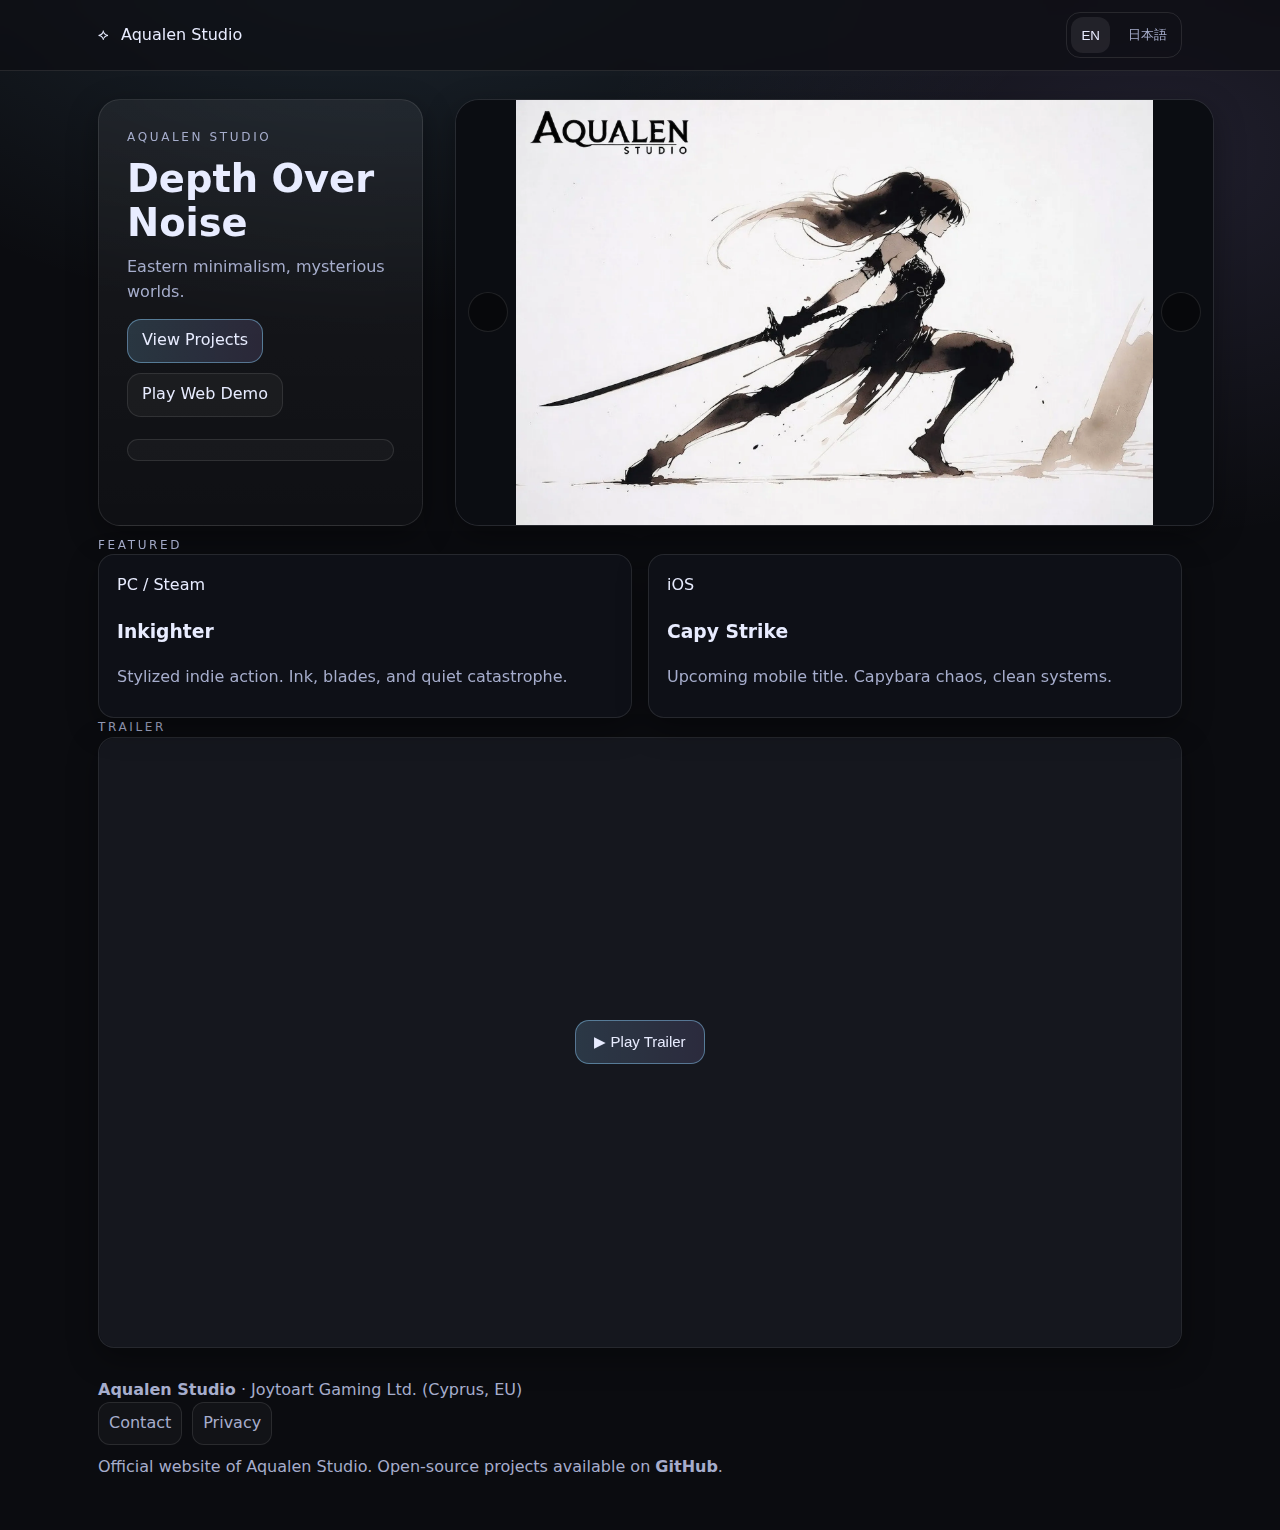
<file: index.html>
<!doctype html>
<html lang="en">
<head>
  <meta charset="utf-8" />
  <meta name="viewport" content="width=device-width,initial-scale=1,viewport-fit=cover" />
  <title>Aqualen Studio — Silence Holds Power</title>
  <meta name="description" content="Aqualen Studio is an independent game under Joytoart Gaming Ltd. (Cyprus, EU). Eastern minimalism, sharp systems." />
  <meta name="theme-color" content="#0b0d12" />

  <link rel="icon" href="/assets/img/logo-512_512.webp" />
  <link rel="stylesheet" href="/assets/css/style.css">

  <!-- Open Graph -->
  <meta property="og:title" content="Aqualen Studio — Silence Holds Power" />
  <meta property="og:description" content="Stylized indie games with eastern minimal aesthetics." />
  <meta property="og:type" content="website" />
  <meta property="og:url" content="https://aqualen.studio/" />
  <meta property="og:image" content="https://aqualen.studio/assets/img/og-cover.webp" />

  <!-- Twitter -->
  <meta name="twitter:card" content="summary_large_image" />
</head>

<body>
<header>
  <div class="container">
    <nav class="nav">
      <a class="brand" href="/" aria-label="Aqualen Studio home">
        <span class="mark" aria-hidden="true">⟡</span>
        <span class="brand-text">Aqualen Studio</span>
      </a>

        <!-- Language toggle -->
        <div class="lang" role="group" aria-label="Language">
          <button class="lang-btn" data-lang="en" type="button">EN</button>
          <button class="lang-btn" data-lang="ja" type="button">日本語</button>
        </div>
    </nav>
  </div>
</header>

<main>
  <section class="hero">
    <div class="container hero-grid">
      <div class="card pad hero-copy">
        <div class="kicker" data-i18n="hero_kicker">AQUALEN STUDIO</div>
        <h1 data-i18n="hero_title">Depth Over Noise</h1>
        <p class="muted" data-i18n="hero_desc">
          An indie game &amp; 
          Eastern minimalism.
        </p>

        <div class="btns">
          <a class="btn primary" href="/projects.html" data-i18n="cta_primary">View Projects</a>
          <a class="btn" href="/demo-rogue.html" data-i18n="cta_secondary">Play Web Demo</a>
        </div>

        <div class="spacer"></div>

        <div class="notice" data-i18n="hero_tip">
        </div>
      </div>

      <!-- Carousel -->
<div class="card hero-media">
  <div class="carousel" data-carousel tabindex="0">
    <div class="track">
      <div class="slide is-active">
        <img src="/assets/img/hero-01.webp" alt="Aqualen Studio — visual 1" loading="eager" decoding="async" />
      </div>
      <div class="slide">
        <img src="/assets/img/hero-02.webp" alt="Aqualen Studio — visual 2" loading="lazy" decoding="async" />
      </div>
      <div class="slide">
        <img src="/assets/img/hero-03.webp" alt="Aqualen Studio — visual 3" loading="lazy" decoding="async" />
      </div>
      <div class="slide">
        <img src="/assets/img/hero-04.webp" alt="Aqualen Studio — visual 4" loading="lazy" decoding="async" />
      </div>
      <div class="slide">
        <img src="/assets/img/hero-05.webp" alt="Aqualen Studio — visual 5" loading="lazy" decoding="async" />
      </div>
    </div>

    <button class="carousel-btn prev" type="button" aria-label="Previous slide"></button>
    <button class="carousel-btn next" type="button" aria-label="Next slide"></button>

    <div class="dots" aria-label="Slide dots"></div>
  </div>
</div>
    </div>
  </section>

  <section class="container">
    <div class="kicker" data-i18n="featured_kicker">FEATURED</div>

    <div class="grid">
      <a class="card pad hover" href="/project-inkighter.html">
        <div class="tag">PC / Steam</div>
        <h3>Inkighter</h3>
        <p class="muted" data-i18n="featured_inkighter">
          Stylized indie action. Ink, blades, and quiet catastrophe.
        </p>
      </a>

      <a class="card pad hover" href="/project-capy-strike.html">
        <div class="tag">iOS</div>
        <h3>Capy Strike</h3>
        <p class="muted" data-i18n="featured_capy">
          Upcoming mobile title. Capybara chaos, clean systems.
        </p>
      </a>
    </div>
  </section>

  <!-- ================= TRAILER ================= -->
  <section class="container" aria-labelledby="trailer-title">
    <div class="kicker" id="trailer-title">TRAILER</div>

    <div class="card" style="overflow:hidden">
      <div
        id="yt-wrap"
        style="
          position:relative;
          aspect-ratio:16/9;
          background:rgba(255,255,255,.03);
          display:flex;
          align-items:center;
          justify-content:center;
        "
      >
        <button
          id="yt-play"
          class="btn primary"
          type="button"
          style="padding:12px 18px; font-size:15px;"
          aria-label="Play Inkighter Trailer"
        >
          ▶ Play Trailer
        </button>
      </div>
    </div>
  </section>

</main>

<footer>
  <div class="container footer">
    <div class="muted">
      <strong>Aqualen Studio</strong> · Joytoart Gaming Ltd. (Cyprus, EU)
    </div>
    <div class="footer-links">
      <a href="/about.html#contact" data-i18n="footer_contact">Contact</a>
      <a href="/privacy.html" data-i18n="footer_privacy">Privacy</a>
    </div>
    <p>Official website of Aqualen Studio. Open-source projects available on
     <a href="https://github.com/AqualenStudio" target="_blank" rel="noopener"><strong>GitHub</strong></a>.
    </p>
  </div>
</footer>

<!-- Existing scripts -->
<script src="/assets/js/site.js" defer></script>
<script src="/assets/js/carousel.js" defer></script>

<!-- ================= TRAILER SCRIPT ================= -->
<script>
  (function () {
    const videoId = "JokkS_4qgRA"; // Inkighter trailer YouTube ID
    const wrap = document.getElementById("yt-wrap");
    const btn  = document.getElementById("yt-play");

    if (!wrap || !btn) return;

    btn.addEventListener("click", function () {
      wrap.innerHTML = `
        <iframe
          src="https://www.youtube.com/embed/${videoId}?autoplay=1&rel=0"
          title="Inkighter Official Trailer"
          style="position:absolute; inset:0; width:100%; height:100%; border:0;"
          allow="accelerometer; autoplay; clipboard-write; encrypted-media; gyroscope; picture-in-picture"
          allowfullscreen>
        </iframe>
      `;
    });
  })();
</script>

</body>
</html>
</file>
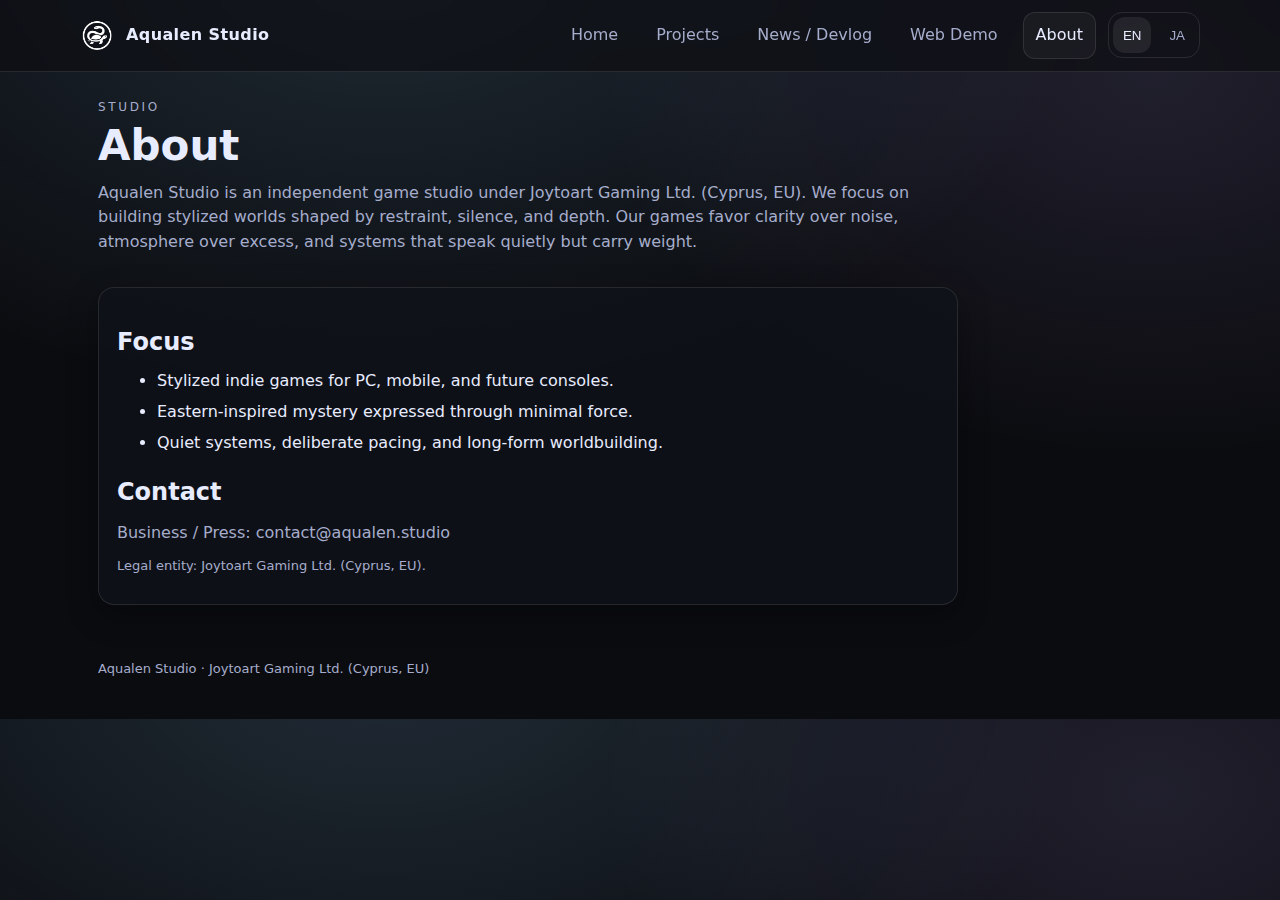
<file: about.html>
<!doctype html>
<html lang="en">
<head>
  <meta charset="utf-8" />
  <meta name="viewport" content="width=device-width,initial-scale=1" />
  <title>About — Aqualen Studio</title>
  <meta name="description" content="About Aqualen Studio under Joytoart Gaming Ltd. (Cyprus, EU)." />
  <link rel="stylesheet" href="/assets/css/style.css" />
</head>
<body>
<header>
  <div class="container nav">
    <a class="brand" href="/index.html">
      <img src="/assets/img/logo-512_512.webp" alt="Aqualen Studio logo" width="34" height="34" />
      <div><div class="t1">Aqualen Studio</div></div>
    </a>
    <nav class="navlinks">
      <a data-nav href="/index.html" data-i18n="nav_home">Home</a>
      <a data-nav href="/projects.html" data-i18n="nav_projects">Projects</a>
      <a data-nav href="/devlog.html" data-i18n="nav_devlog">News / Devlog</a>
      <a data-nav href="/demo-rogue.html" data-i18n="nav_demo">Play Demo</a>
      <a data-nav href="/about.html" data-i18n="nav_about">About</a>
      <div class="lang" role="group" aria-label="Language">
        <button type="button" data-lang="en" aria-pressed="true">EN</button>
        <button type="button" data-lang="ja" aria-pressed="false">JA</button>
      </div>
    </nav>
  </div>
</header>

<main class="container">
  <section class="page-title">
    <div class="kicker">STUDIO</div>
    <h1 data-i18n="nav_about">About</h1>
    <p class="muted prose">
      Aqualen Studio is an independent game studio under Joytoart Gaming Ltd. (Cyprus, EU).
We focus on building stylized worlds shaped by restraint, silence, and depth.
Our games favor clarity over noise, atmosphere over excess, and systems that speak quietly but carry weight.
    </p>
  </section>

  <div class="spacer"></div>

  <div class="card pad prose">
    <h2>Focus</h2>
<ul>
  <li>Stylized indie games for PC, mobile, and future consoles.</li>
  <li>Eastern-inspired mystery expressed through minimal force.</li>
  <li>Quiet systems, deliberate pacing, and long-form worldbuilding.</li>
</ul>

    <h2 id="contact" data-i18n="nav_contact">Contact</h2>
    <p class="muted">
      Business / Press: <a href="mailto:contact@aqualen.studio">contact@aqualen.studio</a>
    </p>
    <p class="muted small">
      Legal entity: Joytoart Gaming Ltd. (Cyprus, EU).
    </p>
  </div>
</main>

<footer>
  <div class="container" style="padding-top:24px">
    <div class="muted small">Aqualen Studio · Joytoart Gaming Ltd. (Cyprus, EU)</div>
  </div>
</footer>

<script src="/assets/js/site.js" defer></script>
</body>
</html>
</file>
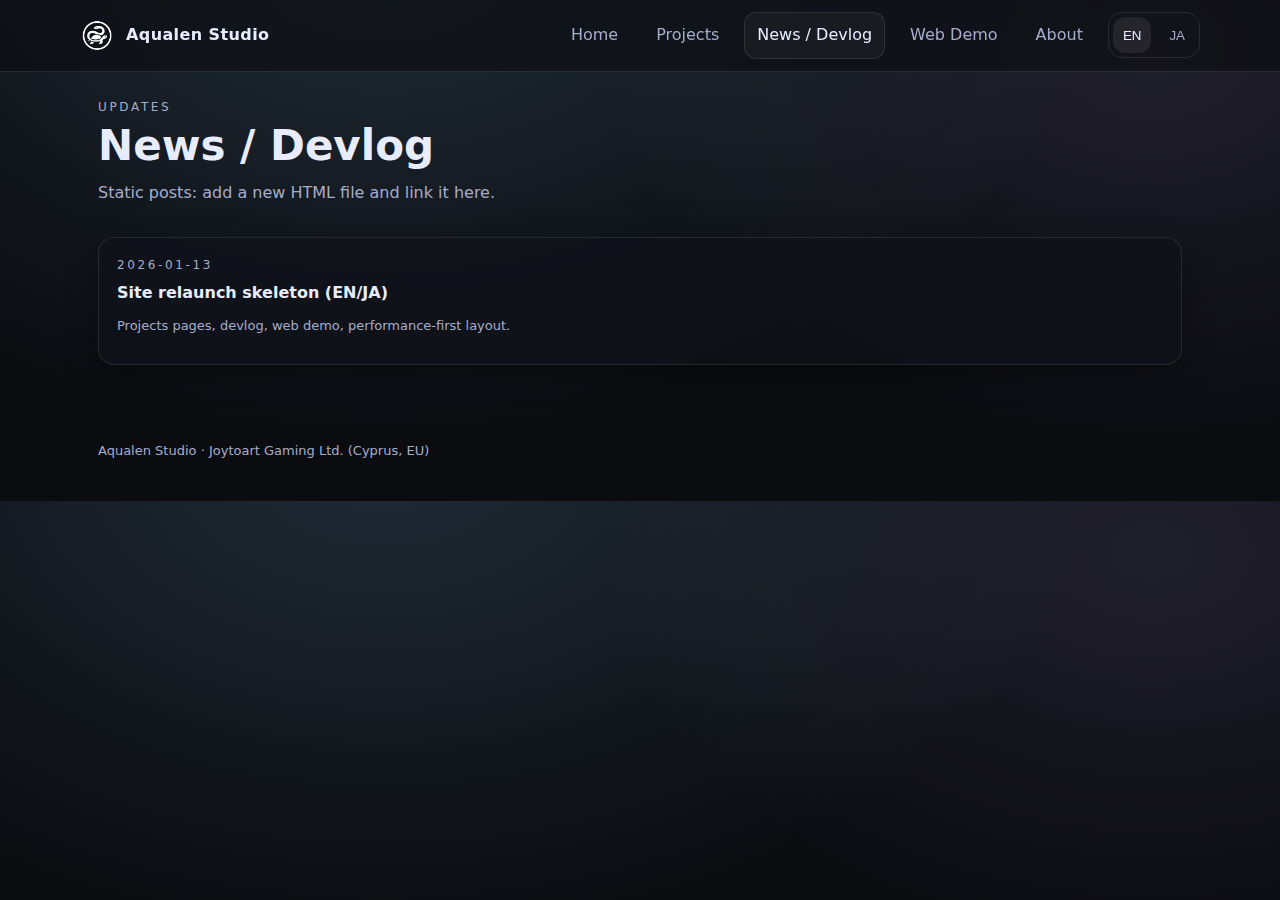
<file: devlog.html>
<!doctype html>
<html lang="en">
<head>
  <meta charset="utf-8" />
  <meta name="viewport" content="width=device-width,initial-scale=1" />
  <title>News / Devlog — Aqualen Studio</title>
  <meta name="description" content="News, dev notes, release milestones." />
  <link rel="stylesheet" href="/assets/css/style.css" />
</head>
<body>
<header>
  <div class="container nav">
    <a class="brand" href="/index.html">
      <img src="/assets/img/logo-512_512.webp" alt="Aqualen Studio logo" width="34" height="34" />
      <div><div class="t1">Aqualen Studio</div></div>
    </a>
    <nav class="navlinks">
      <a data-nav href="/index.html" data-i18n="nav_home">Home</a>
      <a data-nav href="/projects.html" data-i18n="nav_projects">Projects</a>
      <a data-nav href="/devlog.html" data-i18n="nav_devlog">News / Devlog</a>
      <a data-nav href="/demo-rogue.html" data-i18n="nav_demo">Web Demo</a>
      <a data-nav href="/about.html" data-i18n="nav_about">About</a>
      <div class="lang" role="group" aria-label="Language">
        <button type="button" data-lang="en" aria-pressed="true">EN</button>
        <button type="button" data-lang="ja" aria-pressed="false">JA</button>
      </div>
    </nav>
  </div>
</header>

<main class="container">
  <section class="page-title">
    <div class="kicker">UPDATES</div>
    <h1 data-i18n="nav_devlog">News / Devlog</h1>
    <p class="muted prose">Static posts: add a new HTML file and link it here.</p>
  </section>

  <div class="spacer"></div>

  <div class="card pad">
    <div class="kicker">2026-01-13</div>
    <div style="font-weight:700; margin-top:6px;">
      <a href="/post-2026-01-13.html">Site relaunch skeleton (EN/JA)</a>
    </div>
    <p class="muted small">Projects pages, devlog, web demo, performance-first layout.</p>
  </div>

  <div class="spacer"></div>
</main>

<footer>
  <div class="container" style="padding-top:24px">
    <div class="muted small">Aqualen Studio · Joytoart Gaming Ltd. (Cyprus, EU)</div>
  </div>
</footer>

<script src="/assets/js/site.js" defer></script>
</body>
</html>
</file>
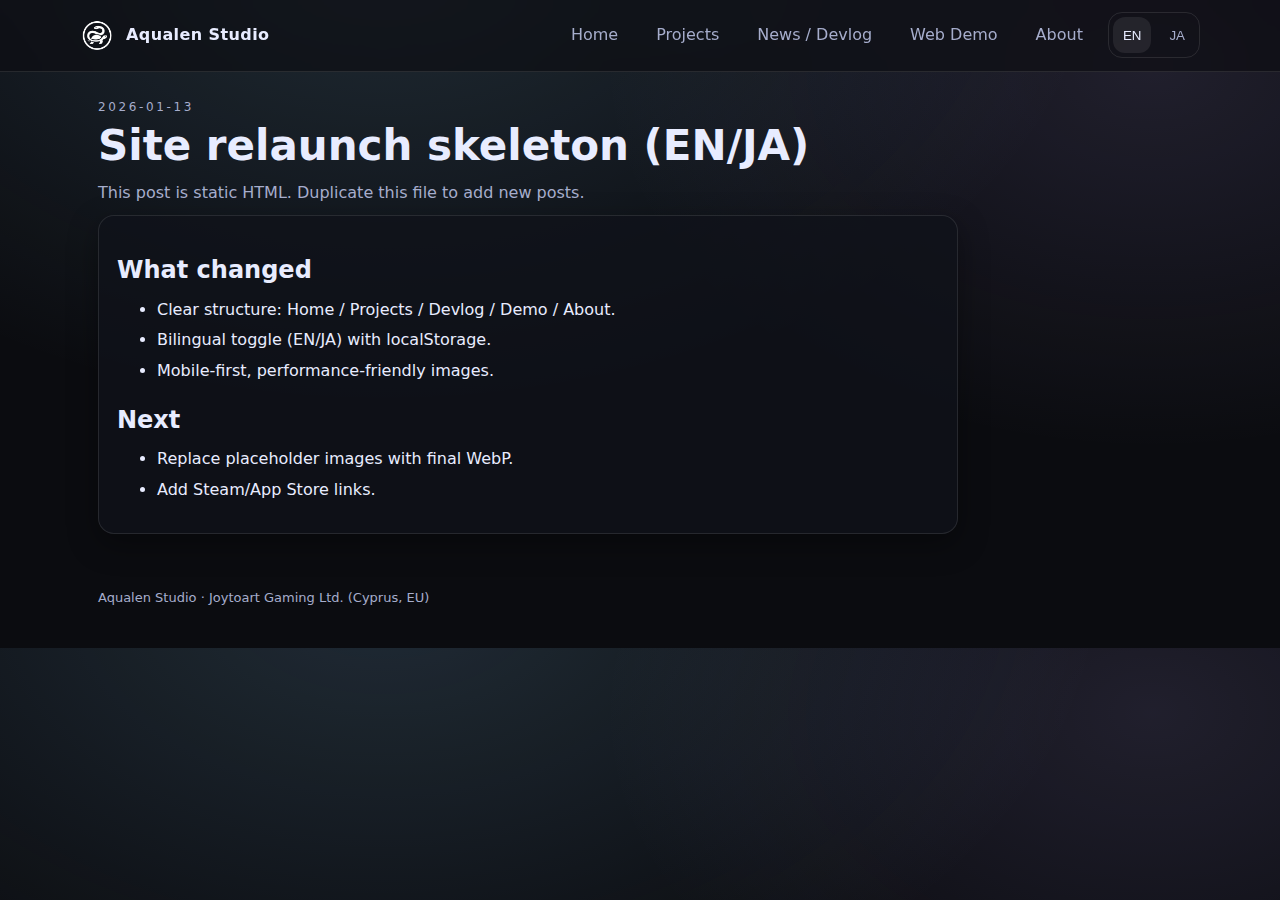
<file: post-2026-01-13.html>
<!doctype html>
<html lang="en">
<head>
  <meta charset="utf-8" />
  <meta name="viewport" content="width=device-width,initial-scale=1" />
  <title>Site relaunch skeleton (EN/JA) — Aqualen Studio</title>
  <meta name="description" content="Aqualen Studio website relaunch: bilingual, projects pages, demo, devlog." />
  <link rel="stylesheet" href="/assets/css/style.css" />
</head>
<body>
<header>
  <div class="container nav">
    <a class="brand" href="/index.html">
      <img src="/assets/img/logo-512_512.webp" alt="Aqualen Studio logo" width="34" height="34" />
      <div><div class="t1">Aqualen Studio</div></div>
    </a>
    <nav class="navlinks">
      <a data-nav href="/index.html" data-i18n="nav_home">Home</a>
      <a data-nav href="/projects.html" data-i18n="nav_projects">Projects</a>
      <a data-nav href="/devlog.html" data-i18n="nav_devlog">News / Devlog</a>
      <a data-nav href="/demo-rogue.html" data-i18n="nav_demo">Play Demo</a>
      <a data-nav href="/about.html" data-i18n="nav_about">About</a>
      <div class="lang" role="group" aria-label="Language">
        <button type="button" data-lang="en" aria-pressed="true">EN</button>
        <button type="button" data-lang="ja" aria-pressed="false">JA</button>
      </div>
    </nav>
  </div>
</header>

<main class="container">
  <section class="page-title">
    <div class="kicker">2026-01-13</div>
    <h1>Site relaunch skeleton (EN/JA)</h1>
    <p class="muted prose">This post is static HTML. Duplicate this file to add new posts.</p>
  </section>

  <div class="card pad prose">
    <h2>What changed</h2>
    <ul>
      <li>Clear structure: Home / Projects / Devlog / Demo / About.</li>
      <li>Bilingual toggle (EN/JA) with localStorage.</li>
      <li>Mobile-first, performance-friendly images.</li>
    </ul>

    <h2>Next</h2>
    <ul>
      <li>Replace placeholder images with final WebP.</li>
      <li>Add Steam/App Store links.</li>
    </ul>
  </div>
</main>

<footer>
  <div class="container" style="padding-top:24px">
    <div class="muted small">Aqualen Studio · Joytoart Gaming Ltd. (Cyprus, EU)</div>
  </div>
</footer>

<script src="/assets/js/site.js" defer></script>
</body>
</html>
</file>
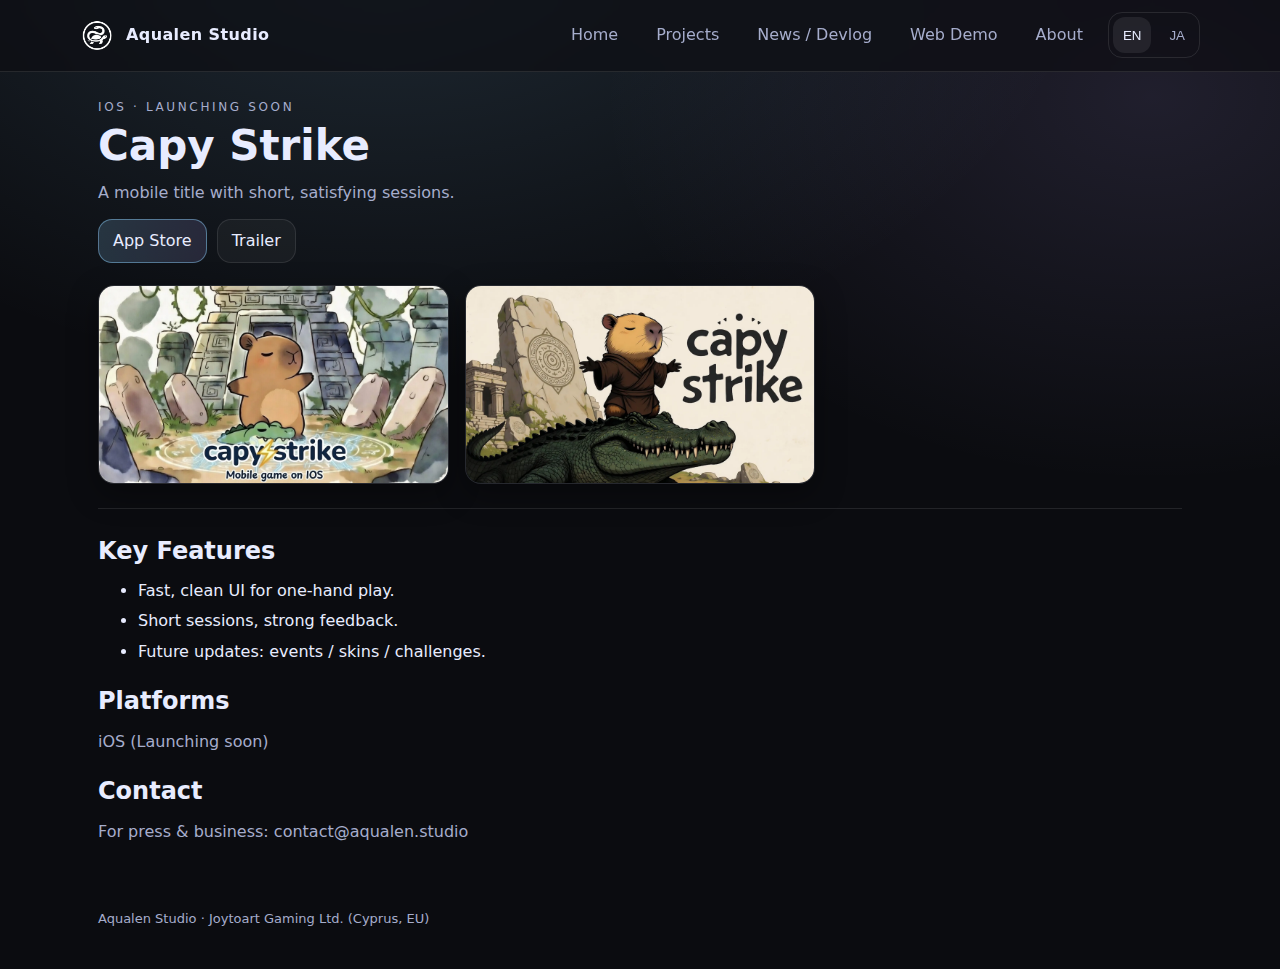
<file: project-capy-strike.html>
<!doctype html>
<html lang="en">
<head>
  <meta charset="utf-8" />
  <meta name="viewport" content="width=device-width,initial-scale=1" />
  <title>Capy Strike (iOS) — Aqualen Studio</title>
  <meta name="description" content="Capy Strike is launching soon on iOS. Fast sessions, minimal UI, cute energy." />
  <link rel="stylesheet" href="/assets/css/style.css" />
</head>
<body>
<header>
  <div class="container nav">
    <a class="brand" href="/index.html">
      <img src="/assets/img/logo-512_512.webp" alt="Aqualen Studio logo" width="34" height="34" />
      <div><div class="t1">Aqualen Studio</div></div>
    </a>
    <nav class="navlinks">
      <a data-nav href="/index.html" data-i18n="nav_home">Home</a>
      <a data-nav href="/projects.html" data-i18n="nav_projects">Projects</a>
      <a data-nav href="/devlog.html" data-i18n="nav_devlog">News / Devlog</a>
      <a data-nav href="/demo-rogue.html" data-i18n="nav_demo">Web Demo</a>
      <a data-nav href="/about.html" data-i18n="nav_about">About</a>
      <div class="lang" role="group" aria-label="Language">
        <button type="button" data-lang="en" aria-pressed="true">EN</button>
        <button type="button" data-lang="ja" aria-pressed="false">JA</button>
      </div>
    </nav>
  </div>
</header>

<main class="container">
  <section class="page-title">
    <div class="kicker">iOS · LAUNCHING SOON</div>
    <h1>Capy Strike</h1>
    <p class="muted prose">
      A mobile title with short, satisfying sessions.
    </p>
    <div class="btns">
      <a class="btn primary" href="#" target="_blank" rel="noopener">App Store</a>
      <a class="btn" href="#" target="_blank" rel="noopener">Trailer</a>
    </div>
  </section>

  <div class="spacer"></div>

  <div class="grid3">
    <div class="card">
      <div class="thumb"><img src="/assets/img/project-capy-strike.webp" alt="Capy Strike screenshot 1" loading="lazy"></div>
    </div>
    <div class="card">
      <div class="thumb"><img src="/assets/img/project-capy-strike-02.webp" alt="Capy Strike screenshot 2" loading="lazy"></div>
    </div>
  </div>

  <div class="hr"></div>

  <section class="prose">
    <h2>Key Features</h2>
    <ul>
      <li>Fast, clean UI for one-hand play.</li>
      <li>Short sessions, strong feedback.</li>
      <li>Future updates: events / skins / challenges.</li>
    </ul>

    <h2>Platforms</h2>
    <p class="muted">iOS (Launching soon)</p>

    <h2>Contact</h2>
    <p class="muted">For press & business: <a href="mailto:contact@aqualen.studio">contact@aqualen.studio</a></p>
  </section>
</main>

<footer>
  <div class="container" style="padding-top:24px">
    <div class="muted small">Aqualen Studio · Joytoart Gaming Ltd. (Cyprus, EU)</div>
  </div>
</footer>

<script src="/assets/js/site.js" defer></script>
</body>
</html>
</file>
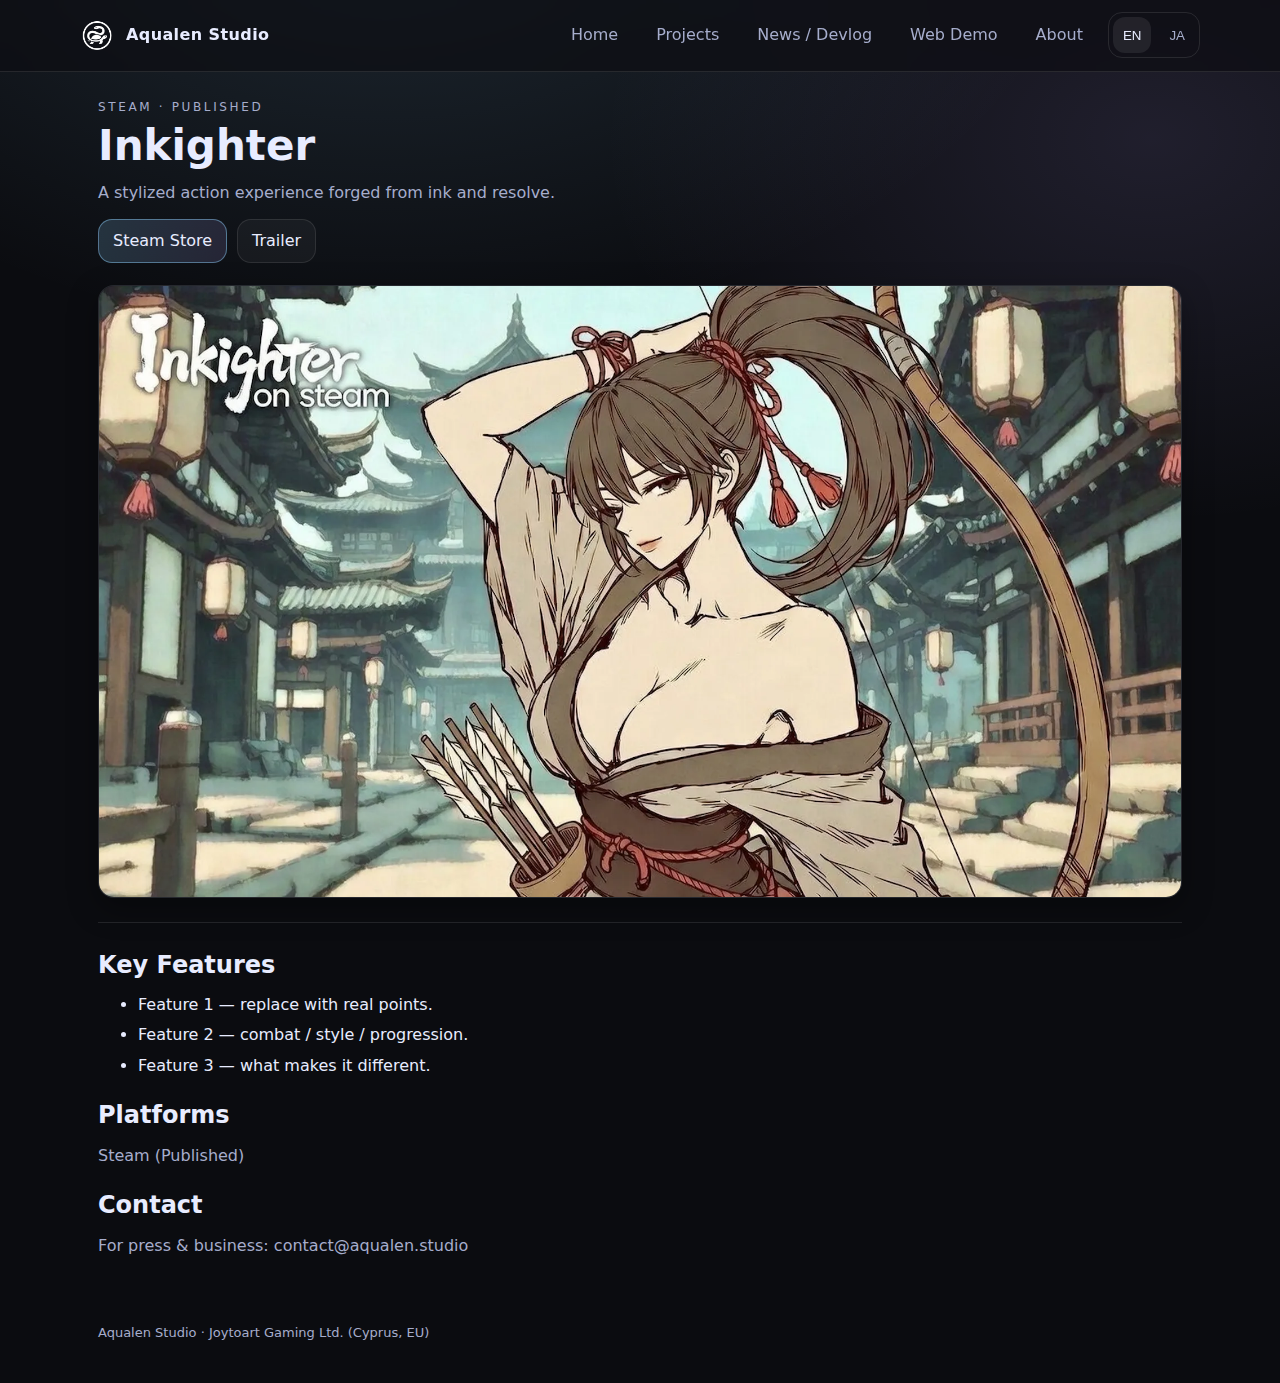
<file: project-inkighter.html>
<!doctype html>
<html lang="en">
<head>
  <meta charset="utf-8" />
  <meta name="viewport" content="width=device-width,initial-scale=1" />
  <title>Inkighter — Aqualen Studio</title>
  <meta name="description" content="Inkighter is published on Steam. A stylized action experience forged from ink and resolve." />
  <link rel="stylesheet" href="/assets/css/style.css" />
</head>
<body>
<header>
  <div class="container nav">
    <a class="brand" href="/index.html">
      <img src="/assets/img/logo-512_512.webp" alt="Aqualen Studio logo" width="34" height="34" />
      <div><div class="t1">Aqualen Studio</div></div>
    </a>
    <nav class="navlinks">
      <a data-nav href="/index.html" data-i18n="nav_home">Home</a>
      <a data-nav href="/projects.html" data-i18n="nav_projects">Projects</a>
      <a data-nav href="/devlog.html" data-i18n="nav_devlog">News / Devlog</a>
      <a data-nav href="/demo-rogue.html" data-i18n="nav_demo">Web Demo</a>
      <a data-nav href="/about.html" data-i18n="nav_about">About</a>
      <div class="lang" role="group" aria-label="Language">
        <button type="button" data-lang="en" aria-pressed="true">EN</button>
        <button type="button" data-lang="ja" aria-pressed="false">JA</button>
      </div>
    </nav>
  </div>
</header>

<main class="container">
  <section class="page-title">
    <div class="kicker">STEAM · PUBLISHED</div>
    <h1>Inkighter</h1>
    <p class="muted prose">
      A stylized action experience forged from ink and resolve. 
    <div class="btns">
      <a class="btn primary"
   href="https://store.steampowered.com/app/1337930/"
   target="_blank"
   rel="noopener">
  Steam Store
</a>
      <a class="btn" href="https://www.youtube.com/watch?v=JokkS_4qgRA" target="_blank" rel="noopener">Trailer</a>
    </div>
  </section>

  <div class="spacer"></div>

  <div class="card">
    <div class="thumb"><img src="/assets/img/project-inkighter.webp" alt="Inkighter screenshot" loading="lazy"></div>
  </div>

  <div class="hr"></div>

  <section class="prose">
    <h2>Key Features</h2>
    <ul>
      <li>Feature 1 — replace with real points.</li>
      <li>Feature 2 — combat / style / progression.</li>
      <li>Feature 3 — what makes it different.</li>
    </ul>

    <h2>Platforms</h2>
    <p class="muted">Steam (Published)</p>

    <h2>Contact</h2>
    <p class="muted">For press & business: <a href="mailto:contact@aqualen.studio">contact@aqualen.studio</a></p>
  </section>
</main>

<footer>
  <div class="container" style="padding-top:24px">
    <div class="muted small">Aqualen Studio · Joytoart Gaming Ltd. (Cyprus, EU)</div>
  </div>
</footer>

<script src="/assets/js/site.js" defer></script>
</body>
</html>
</file>
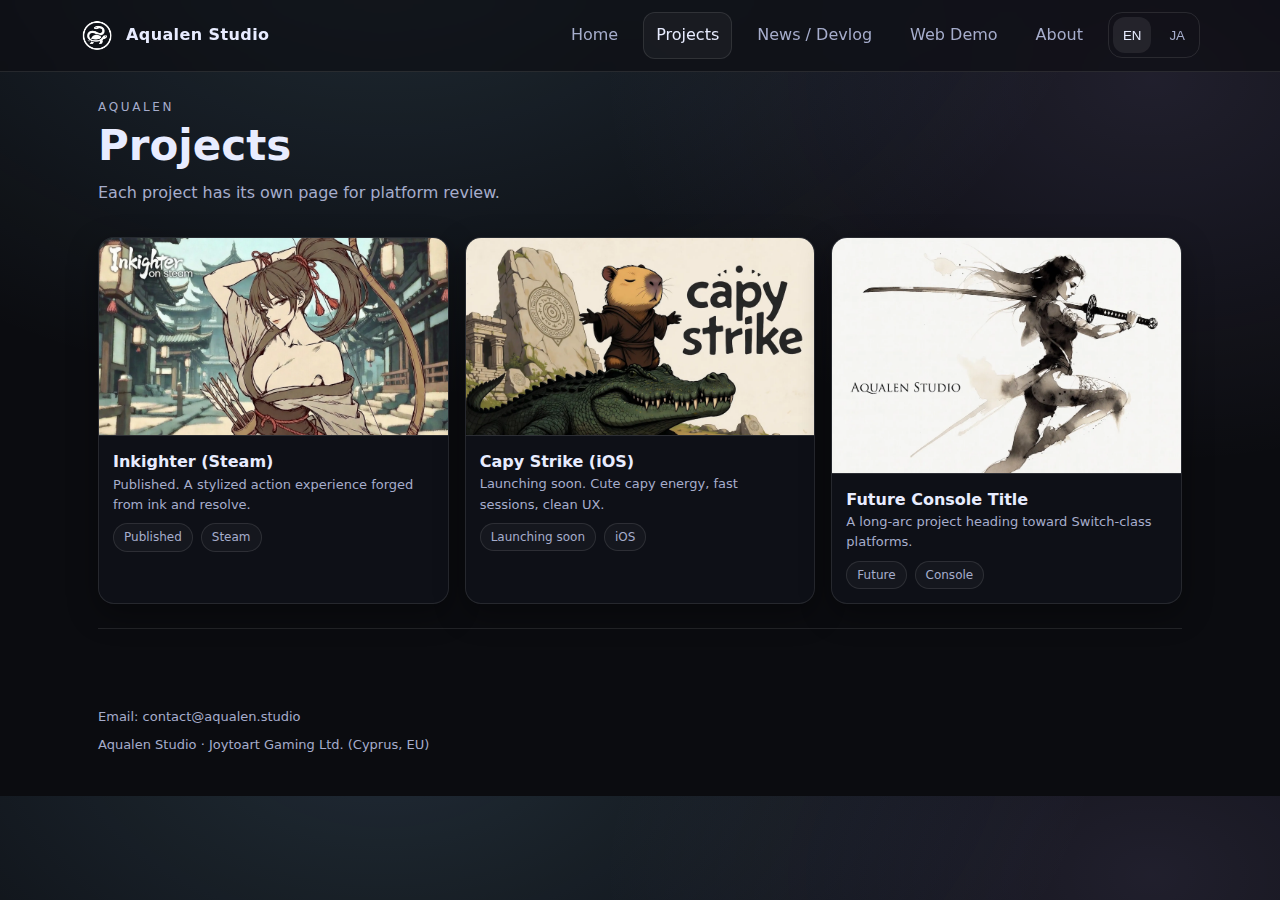
<file: projects.html>
<!doctype html>
<html lang="en">
<head>
  <meta charset="utf-8" />
  <meta name="viewport" content="width=device-width,initial-scale=1" />
  <title>Projects — Aqualen Studio</title>
  <meta name="description" content="Aqualen Studio projects across Steam, iOS and future consoles." />
  <link rel="stylesheet" href="/assets/css/style.css" />
</head>
<body>
<header>
  <div class="container nav">
    <a class="brand" href="/index.html">
      <img src="/assets/img/logo-512_512.webp" alt="Aqualen Studio logo" width="34" height="34" />
      <div><div class="t1">Aqualen Studio</div></div>
    </a>
    <nav class="navlinks">
      <a data-nav href="/index.html" data-i18n="nav_home">Home</a>
      <a data-nav href="/projects.html" data-i18n="nav_projects">Projects</a>
      <a data-nav href="/devlog.html" data-i18n="nav_devlog">News / Devlog</a>
      <a data-nav href="/demo-rogue.html" data-i18n="nav_demo">Play Demo</a>
      <a data-nav href="/about.html" data-i18n="nav_about">About</a>
      <div class="lang" role="group" aria-label="Language">
        <button type="button" data-lang="en" aria-pressed="true">EN</button>
        <button type="button" data-lang="ja" aria-pressed="false">JA</button>
      </div>
    </nav>
  </div>
</header>

<main class="container">
  <section class="page-title">
    <div class="kicker">AQUALEN</div>
    <h1 data-i18n="nav_projects">Projects</h1>
    <p class="muted">Each project has its own page for platform review.</p>
  </section>

  <div class="spacer"></div>

  <div class="grid3">
    <a class="card project" href="/project-inkighter.html">
      <div class="thumb"><img src="/assets/img/project-inkighter.webp" alt="Inkighter" loading="lazy"></div>
      <div class="meta">
        <div style="font-weight:700" data-i18n="p_inkighter_title">Inkighter (Steam)</div>
        <div class="muted small" data-i18n="p_inkighter_desc">Published. A stylized action experience forged from ink and resolve.</div>
        <div class="badges"><span class="badge" data-i18n="badge_published">Published</span><span class="badge">Steam</span></div>
      </div>
    </a>

    <a class="card project" href="/project-capy-strike.html">
      <div class="thumb"><img src="/assets/img/project-capy-strike-02.webp" alt="Capy Strike" loading="lazy"></div>
      <div class="meta">
        <div style="font-weight:700" data-i18n="p_capy_title">Capy Strike (iOS)</div>
        <div class="muted small" data-i18n="p_capy_desc">Launching soon. Cute capy energy, fast sessions, clean UX.</div>
        <div class="badges"><span class="badge" data-i18n="badge_soon">Launching soon</span><span class="badge">iOS</span></div>
      </div>
    </a>

    <a class="card project" href="/project-switch.html">
      <div class="thumb"><img src="/assets/img/about-ink-01.webp" alt="Console" loading="lazy"></div>
      <div class="meta">
        <div style="font-weight:700" data-i18n="p_switch_title">Future Console Title</div>
        <div class="muted small" data-i18n="p_switch_desc">A long-arc project heading toward Switch-class platforms.</div>
        <div class="badges"><span class="badge" data-i18n="badge_future">Future</span><span class="badge">Console</span></div>
      </div>
    </a>
  </div>

  <div class="hr"></div>
  
</main>

<footer>
  <div class="container" style="padding-top:24px">
    <div class="muted small">Email: <a href="mailto:contact@aqualen.studio">contact@aqualen.studio</a></div>
    <div class="muted small" style="margin-top:8px">Aqualen Studio · Joytoart Gaming Ltd. (Cyprus, EU)</div>
  </div>
</footer>

<script src="/assets/js/site.js" defer></script>
</body>
</html>
</file>
<file: assets/css/style.css>
:root{
  --bg:#0b0c10;
  --card:#10121a;
  --text:#e8ecff;
  --muted:#a6adcc;
  --line:rgba(255,255,255,.10);
  --accent:#8fd3ff;
  --accent2:#b9a6ff;

  --radius:16px;
  --shadow: 0 10px 30px rgba(0,0,0,.35);
  --max: 1120px;
  --tap: 44px;
  --font: ui-sans-serif, system-ui, -apple-system, "Segoe UI", Roboto, "Helvetica Neue", Arial,
          "Noto Sans", "Apple Color Emoji", "Segoe UI Emoji";
}

*{box-sizing:border-box}
html{color-scheme: dark}
body{
  margin:0;
  font-family:var(--font);
  background: radial-gradient(1200px 800px at 30% -10%, rgba(143,211,255,.16), transparent 60%),
              radial-gradient(1000px 700px at 90% 10%, rgba(185,166,255,.12), transparent 55%),
              var(--bg);
  color:var(--text);
  line-height:1.55;
}

a{color:inherit; text-decoration:none}
a:hover{opacity:.92}
img{max-width:100%; height:auto; display:block}

.container{max-width:var(--max); margin:0 auto; padding: 0 18px}
.row{display:flex; gap:16px; flex-wrap:wrap}
.spacer{height:22px}
.hr{height:1px; background:var(--line); margin:24px 0}

header{
  position:sticky; top:0; z-index:50;
  backdrop-filter: blur(14px);
  background: rgba(11,12,16,.62);
  border-bottom:1px solid var(--line);
}
.nav{
  display:flex; align-items:center; justify-content:space-between;
  padding: 12px 0;
}
.brand{
  display:flex; align-items:center; gap:12px;
  min-height:var(--tap);
}
.brand img{width:34px; height:34px}
.brand .t1{font-weight:700; letter-spacing:.4px}
.brand .t2{font-size:12px; color:var(--muted); margin-top:-2px}

.navlinks{display:flex; align-items:center; gap:12px; flex-wrap:wrap; justify-content:flex-end}
.navlinks a{
  padding: 10px 12px;
  border-radius: 12px;
  border:1px solid transparent;
  color: var(--muted);
}
.navlinks a[aria-current="page"]{
  border-color: var(--line);
  color: var(--text);
  background: rgba(255,255,255,.04);
}
.navlinks a:hover{color:var(--text)}
.lang{
  display:flex; gap:8px; align-items:center;
  border:1px solid var(--line);
  border-radius: 14px;
  padding: 4px;
}
.lang button{
  min-height:36px;
  padding: 0 10px;
  border:0;
  border-radius: 12px;
  background:transparent;
  color: var(--muted);
  cursor:pointer;
}
.lang button[aria-pressed="true"]{
  background: rgba(255,255,255,.08);
  color: var(--text);
}

.hero{
  padding: 28px 0 10px;
}
.hero-grid{
  display:grid;
  grid-template-columns: 1.2fr .8fr;
  gap: 18px;
  align-items: stretch;
}
@media (max-width: 900px){
  .hero-grid{grid-template-columns:1fr}
}
.card{
  background: rgba(16,18,26,.78);
  border:1px solid var(--line);
  border-radius: var(--radius);
  box-shadow: var(--shadow);
  overflow:hidden;
}
/* TRAILER 区域：确保按钮和内容不被裁剪 */
section[aria-labelledby="trailer-title"] .card{
  overflow:visible;
  padding:0;
}
section[aria-labelledby="trailer-title"] #yt-wrap{
  overflow:hidden;
  border-radius: var(--radius);
}
.card.pad{padding:18px}
.kicker{
  font-size:12px;
  color: var(--muted);
  letter-spacing: .22em;
  text-transform: uppercase;
}
h1{margin:10px 0 10px; font-size: clamp(26px, 4vw, 42px); line-height:1.15}
p{margin: 10px 0}
.muted{color:var(--muted)}

.btns{display:flex; gap:10px; flex-wrap:wrap; margin-top:14px}
.btn{
  min-height: var(--tap);
  padding: 0 14px;
  display:inline-flex; align-items:center; justify-content:center;
  border-radius: 14px;
  border: 1px solid var(--line);
  background: rgba(255,255,255,.04);
  color: var(--text);
}
.btn.primary{
  border-color: rgba(143,211,255,.45);
  background: linear-gradient(90deg, rgba(143,211,255,.18), rgba(185,166,255,.14));
}
.btn:hover{transform: translateY(-1px)}
.small{font-size:13px}

.grid{
  display:grid;
  grid-template-columns: repeat(2, minmax(0, 1fr));
  gap: 16px;
}
@media (max-width: 980px){
  .grid{ grid-template-columns: 1fr; }
}

.grid3{display:grid; grid-template-columns: repeat(3, 1fr); gap:16px}
@media (max-width: 980px){ .grid3{grid-template-columns:1fr} }

.project{
  display:flex; flex-direction:column; height:100%;
}
.project .thumb{
  aspect-ratio: 16 / 9;
  background: rgba(255,255,255,.03);
  border-bottom:1px solid var(--line);
}
.project .thumb img{width:100%; height:100%; object-fit:cover}
.project .meta{padding:14px}
.badges{display:flex; gap:8px; flex-wrap:wrap; margin-top:8px}
.badge{
  font-size:12px;
  padding: 4px 10px;
  border:1px solid var(--line);
  border-radius: 999px;
  color: var(--muted);
  background: rgba(255,255,255,.03);
}

footer{
  padding: 30px 0 40px;
  color: var(--muted);
}
.footer-grid{
  display:grid;
  grid-template-columns: 1.2fr .8fr;
  gap:16px;
}
@media (max-width: 900px){.footer-grid{grid-template-columns:1fr}}
.footer-links{display:flex; flex-wrap:wrap; gap:10px}
.footer-links a{padding:8px 10px; border:1px solid var(--line); border-radius: 12px; background: rgba(255,255,255,.03)}

.notice{
  font-size:12px;
  color: var(--muted);
  padding: 10px 12px;
  border:1px solid var(--line);
  border-radius: 14px;
  background: rgba(255,255,255,.03);
}

.carousel{
  position:relative;
  height: 100%;
  min-height: 360px;
}
@media (max-width: 900px){
  .carousel{min-height: 260px}
}
.carousel .slide{
  position:absolute; inset:0;
  opacity:0;
  transform: scale(1.01);
  transition: opacity .45s ease, transform .45s ease;
  pointer-events: none;
}
.carousel .slide[aria-hidden="false"]{
  opacity:1; transform: scale(1);
  pointer-events: auto;
}
.carousel .slide img{
  width:100%; height:100%;
  object-fit:cover;
  filter: saturate(1.05);
}
.carousel .overlay{
  position:absolute; inset:0;
  background: linear-gradient(180deg, rgba(11,12,16,.15), rgba(11,12,16,.72) 75%, rgba(11,12,16,.92));
}
.carousel .cap{
  position:absolute; left:16px; right:16px; bottom:14px;
  display:flex; align-items:flex-end; justify-content:space-between; gap:12px;
}
.carousel .cap .txt{max-width: 72%}
.carousel .cap h2{margin:0; font-size: 18px}
.carousel .cap p{margin:6px 0 0; font-size: 13px; color: var(--muted)}
.carousel .dots{
  display:flex; gap:6px; justify-content:flex-end;
  position: relative;
  z-index: 10;
  pointer-events: auto;
}
.carousel .dot{
  width: 28px; height: 6px;
  border-radius: 999px;
  border:1px solid var(--line);
  background: rgba(255,255,255,.04);
  cursor:pointer;
}
.carousel .dot[aria-selected="true"]{
  background: linear-gradient(90deg, rgba(143,211,255,.55), rgba(185,166,255,.45));
  border-color: rgba(255,255,255,.22);
}

.page-title{padding: 26px 0 0}
.page-title h1{margin-top:6px}
.prose{max-width: 860px}
.prose h2{margin: 18px 0 8px}
.prose ul{margin: 8px 0 12px}
.prose li{margin: 6px 0}

/* Carousel buttons */
.carousel-btn{
  position:absolute;
  top:50%;
  transform: translateY(-50%);
  z-index: 10;
  width: 40px;
  height: 40px;
  border-radius: 999px;
  border: 1px solid var(--line);
  background: rgba(0,0,0,.25);
  color: #fff;
  cursor:pointer;
  pointer-events: auto;
}
.carousel-btn.prev{ left: 12px; }
.carousel-btn.next{ right: 12px; }
.carousel-btn:hover{ background: rgba(0,0,0,.35); }

/* =========================================================
   HERO FINAL LAYOUT — LOCKED VERSION
   Left: 30% artistic card
   Right: 70% 16:9 visual carousel
========================================================= */

/* 1️⃣ Hero Grid：30 / 70 明确分栏 */
.hero .hero-grid {
  display: grid;
  grid-template-columns: 30% 70%;
  gap: 32px;
  align-items: stretch;
}

/* 2️⃣ 左侧：艺术感窄卡 */
.hero .card.pad {
  border-radius: 22px;
  backdrop-filter: blur(14px);
  background: linear-gradient(
    180deg,
    rgba(255,255,255,0.06),
    rgba(255,255,255,0.02)
  );
}

/* Hero card layout */
.hero .card.pad {
  padding: 28px 28px 32px;
}

/* 控制左侧文字不要太“满” */
.hero .card.pad h1 {
  font-size: clamp(28px, 3vw, 40px);
  line-height: 1.15;
}

.hero .card.pad p {
  max-width: 38ch;
}

/* 3️⃣ 右侧：16:9 主视觉容器 */
.hero .card.hero-media {
  position: relative;
  width: 100%;
  aspect-ratio: 16 / 9;   /* 🔥 核心 */
  height: auto;           /* 不再被高度强行压缩 */
  border-radius: 24px;
  overflow: hidden;
}

/* 4️⃣ Carousel 本体吃满 16:9 */
.hero .carousel,
.hero .carousel .track {
  width: 100%;
  height: 100%;
  position: relative;
}

/* 5️⃣ 图片：不裁切、不拉伸 */
.hero .carousel .slide img {
  object-fit: contain;   /* 如果你想铺满可改成 cover */
  background: #0b0d12;   /* 留黑边更电影感 */
}

/* 6️⃣ 轮播按钮视觉微调 */
.hero .carousel-btn {
  background: rgba(0,0,0,0.35);
  backdrop-filter: blur(4px);
}

.hero .carousel-btn:hover {
  background: rgba(0,0,0,0.55);
}

/* 7️⃣ Dot 靠右下，不挡画面 */
.hero .carousel .dots {
  position: absolute;
  right: 20px;
  bottom: 16px;
}

/* 8️⃣ 移动端自动降级 */
@media (max-width: 900px) {
  .hero .hero-grid {
    grid-template-columns: 1fr;
  }

  .hero .card.hero-media {
    aspect-ratio: 16 / 9;
  }
}

/* =========================================================
   FEATURED 区域修复：移除玻璃装饰效果
   修复圆角玻璃残影泄漏问题
========================================================= */
/* 选择 Featured 区域（通过紧跟在 hero 之后的 section） */
section.hero + section.container .card.pad,
section[aria-labelledby="featured-title"] .card.pad {
  /* 移除 hero 区域的玻璃装饰效果 */
  backdrop-filter: none;
  background: rgba(16,18,26,.78);
  border-radius: var(--radius);
}

/* 确保 Featured 区域不溢出，防止装饰层泄漏 */
section.hero + section.container,
section[aria-labelledby="featured-title"] {
  overflow: visible;
  position: relative;
  isolation: isolate; /* 创建新的 stacking context，隔离装饰层 */
}

/* 禁用 Featured 区域 card 的伪元素装饰（如果有） */
section.hero + section.container .card.pad::before,
section.hero + section.container .card.pad::after,
section[aria-labelledby="featured-title"] .card.pad::before,
section[aria-labelledby="featured-title"] .card.pad::after {
  display: none;
  content: none;
}
</file>
